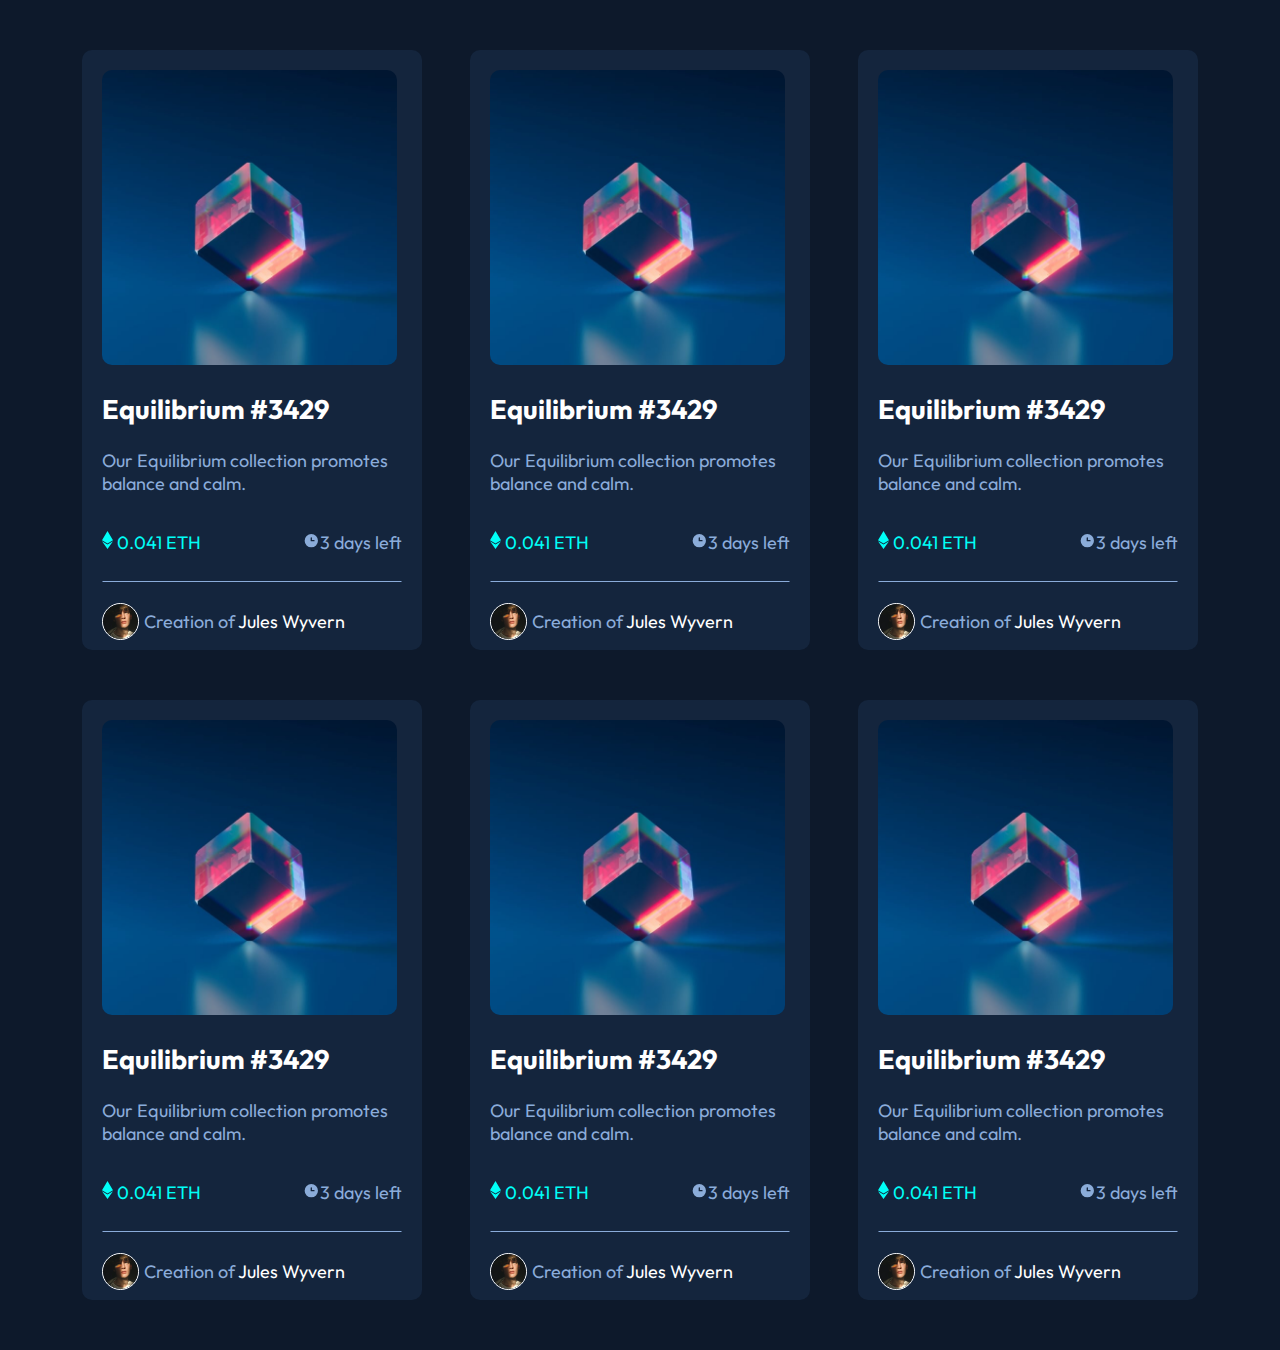
<file: index.html>
<!DOCTYPE html>
<html lang="en">

<head>
  <meta charset="UTF-8">
  <meta name="viewport" content="width=device-width, initial-scale=1.0">
  <!-- displays site properly based on user's device -->

  <link rel="icon" type="image/png" sizes="32x32" href="./images/favicon-32x32.png">

  <title>NFT preview card component</title>
  <link rel="stylesheet" href="design/css/style.css">
  <link rel="preconnect" href="https://fonts.googleapis.com">
<link rel="preconnect" href="https://fonts.gstatic.com" crossorigin>
<link href="https://fonts.googleapis.com/css2?family=Outfit:wght@300;400;600&display=swap" rel="stylesheet">
</head>

<body>
 <div class="mainbox">
  <!-- sub1 -->
  <div class="sub1">
    <div class="container">
      <img src="images/image-equilibrium.jpg" class="mainimg" alt="img">
      <h2><span class="white">Equilibrium #3429</span></h2> 
      <p> Our Equilibrium collection promotes balance and calm.  </p>
      <div class="para">
        <div class="para1"><p><img src="images/icon-ethereum.svg"> 0.041 ETH</p></div>
        <div class="para2"> <p><img src="images/icon-clock.svg">3 days left</p></div>
      </div>
      <hr class="line">
      <div class="line "><img src="images/image-avatar.png" class="img2">  <p>Creation of <span class="white">  Jules Wyvern</span></p></div>
    </div>
  </div>
  <!-- sub2 -->
  <div class="sub2">
    <div class="container">
      <img src="images/image-equilibrium.jpg" class="mainimg" alt="img">
      <h2><span class="white">Equilibrium #3429</span></h2> 
      <p> Our Equilibrium collection promotes balance and calm.  </p>
      <div class="para">
        <div class="para1"><p><img src="images/icon-ethereum.svg"> 0.041 ETH</p></div>
        <div class="para2"> <p><img src="images/icon-clock.svg">3 days left</p></div>
      </div>
      <hr class="line">
      <div class="line "><img src="images/image-avatar.png" class="img2">  <p>Creation of <span class="white">  Jules Wyvern</span></p></div>
    </div>
  </div>
  <!-- sub3 -->
  <div class="sub3">
    <div class="container">
      <img src="images/image-equilibrium.jpg" class="mainimg" alt="img">
      <h2><span class="white">Equilibrium #3429</span></h2> 
      <p> Our Equilibrium collection promotes balance and calm.  </p>
      <div class="para">
        <div class="para1"><p><img src="images/icon-ethereum.svg"> 0.041 ETH</p></div>
        <div class="para2"> <p><img src="images/icon-clock.svg">3 days left</p></div>
      </div>
      <hr class="line">
      <div class="line "><img src="images/image-avatar.png" class="img2">  <p>Creation of <span class="white">  Jules Wyvern</span></p></div>
    </div>
  </div>
 </div>
 <!-- mainbox -->

 <div class="mainbox">
  <!-- sub1 -->
  <div class="sub1">
    <div class="container">
      <img src="images/image-equilibrium.jpg" class="mainimg" alt="img">
      <h2><span class="white">Equilibrium #3429</span></h2> 
      <p> Our Equilibrium collection promotes balance and calm.  </p>
      <div class="para">
        <div class="para1"><p><img src="images/icon-ethereum.svg"> 0.041 ETH</p></div>
        <div class="para2"> <p><img src="images/icon-clock.svg">3 days left</p></div>
      </div>
      <hr class="line">
      <div class="line "><img src="images/image-avatar.png" class="img2">  <p>Creation of <span class="white">  Jules Wyvern</span></p></div>
    </div>
  </div>
  <!-- sub2 -->
  <div class="sub2">
    <div class="container">
      <img src="images/image-equilibrium.jpg" class="mainimg" alt="img">
      <h2><span class="white">Equilibrium #3429</span></h2> 
      <p> Our Equilibrium collection promotes balance and calm.  </p>
      <div class="para">
        <div class="para1"><p><img src="images/icon-ethereum.svg"> 0.041 ETH</p></div>
        <div class="para2"> <p><img src="images/icon-clock.svg">3 days left</p></div>
      </div>
      <hr class="line">
      <div class="line "><img src="images/image-avatar.png" class="img2">  <p>Creation of <span class="white">  Jules Wyvern</span></p></div>
    </div>
  </div>
  <!-- sub3 -->
  <div class="sub3">
    <div class="container">
      <img src="images/image-equilibrium.jpg" class="mainimg" alt="img">
      <h2><span class="white">Equilibrium #3429</span></h2> 
      <p> Our Equilibrium collection promotes balance and calm.  </p>
      <div class="para">
        <div class="para1"><p><img src="images/icon-ethereum.svg"> 0.041 ETH</p></div>
        <div class="para2"> <p><img src="images/icon-clock.svg">3 days left</p></div>
      </div>
      <hr class="line">
      <div class="line "><img src="images/image-avatar.png" class="img2">  <p>Creation of <span class="white">  Jules Wyvern</span></p></div>
    </div>
  </div>
 </div>
  

 
 
 

  

</body>

</html>
</file>
<file: design/css/style.css>
body{
    background-color: hsl(217, 54%, 11%);
    font-family: 'Outfit', sans-serif;
    font-size: 18px;
    /* margin: 20px; */
}
.container{
    background-color: hsl(216, 50%, 16%);
    /* margin-top: 200px;
    margin-left: 600px;
    margin-right: 600px; */
    padding: 20px;
    border-radius: 10px;
    width: 300px;
    height: 560px;
}
.mainimg{
    width: 295px;
    height: 295px;
    border-radius: 10px;

}
.white{
    color: white;
}
.para{
    display: flex;
    justify-content: space-between;
    align-items: baseline;
}
.para1 p{
    color:hsl(178, 100%, 50%);
}
p{
    color: hsl(215, 51%, 70%);
}
.img2{
    width: 35px;
    float: left;
    margin-right: 5px;
    border: 1px white solid;
    border-radius: 50%;
}

.line{
    color: hsl(215, 100%, 48%);
}
.mainbox{
    display: flex;
    flex-wrap: wrap;
    justify-content: space-around;
    margin: 50px;
}
hr{
    border-top: 1px solid  hsl(215, 51%, 70%);
    padding: 0%;
    border-bottom:1px solid hsl(216, 50%, 16%) ;
    border-left: 1px solid hsl(216, 50%, 16%);
    border-right: 1px solid hsl(216, 50%, 16%);
}
.line{
    display: flex;
    align-items: center;
}
</file>
